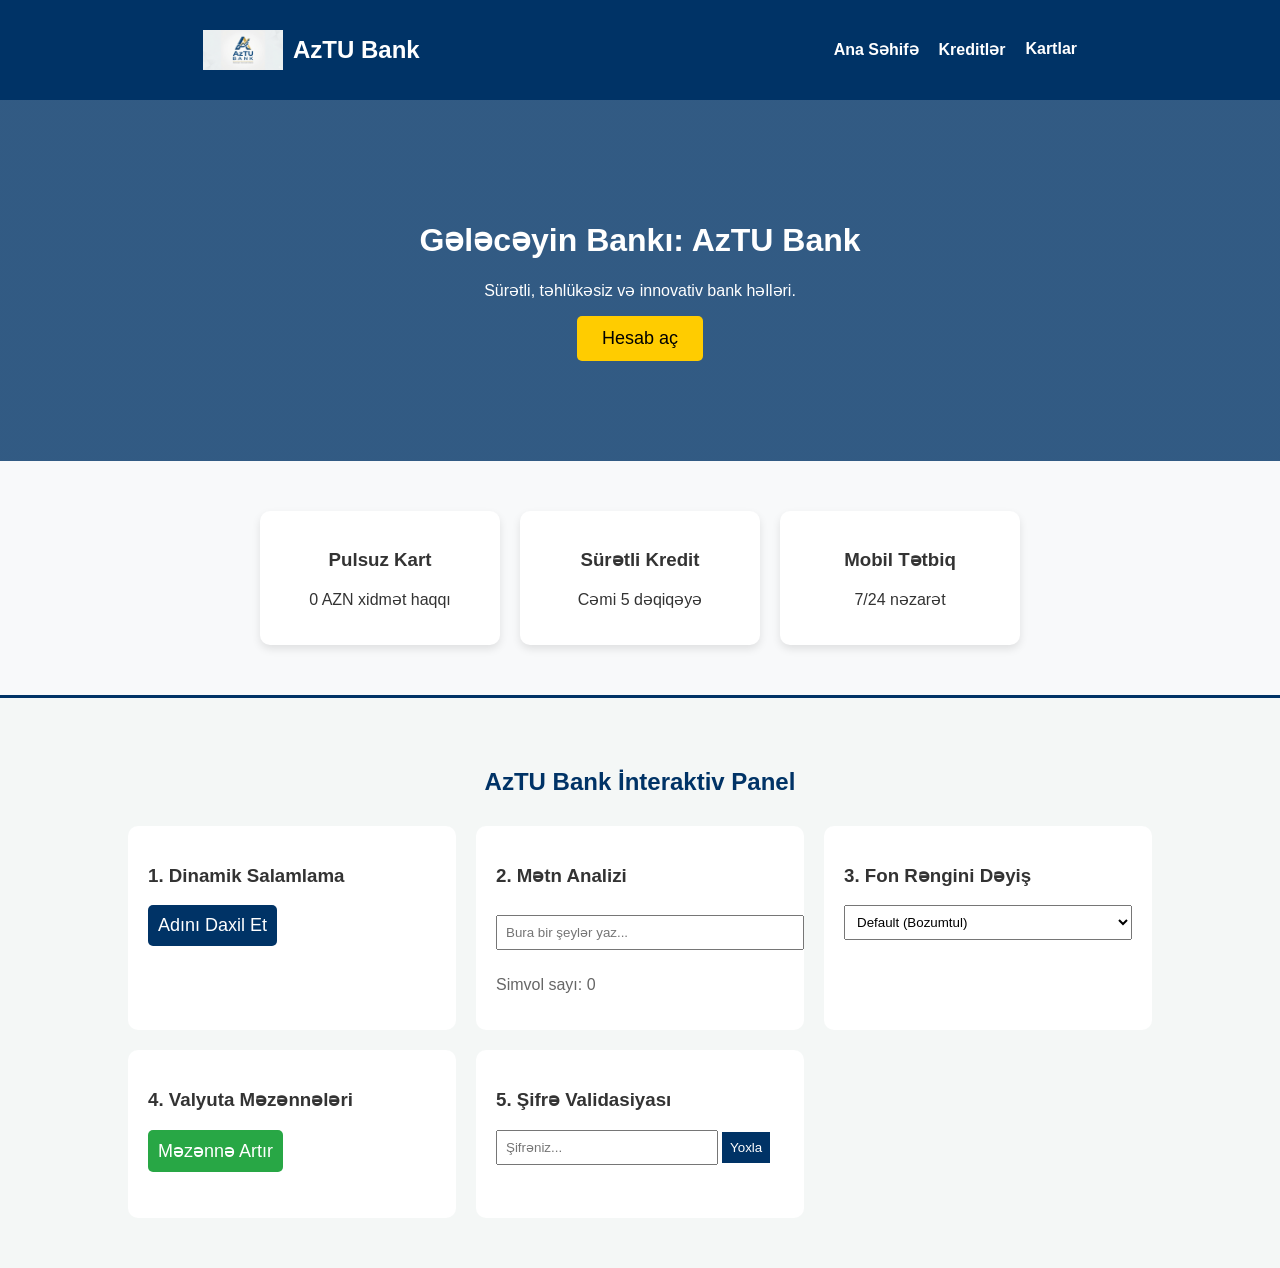
<file: Nizi/index.html/index.html/index.html>
<!DOCTYPE html>
<html lang="en">
<head>
    <meta charset="UTF-8">
    <meta name="viewport" content="width=device-width, initial-scale=1.0">
    <title>Document</title>
</head>
<body>
    
</body>
</html>
<!DOCTYPE html>
<html lang="az">
<head>
    <meta charset="UTF-8">
    <meta name="viewport" content="width=device-width, initial-scale=1.0">
    <title>AzTU Bank | Onlayn Bankçılıq</title>
    <link rel="stylesheet" href="style.css">
</head>
<body>
   <nav class="navbar">
    <div class="logo-area">
    <img src="aztu.png.png" alt="Logo" class="nav-logo">
    <h2>AzTU Bank</h2>
</div>
    <ul>
        <li><a href="anasehife.html">Ana Səhifə</a></li>
        <li><a href="kredit.html">Kreditlər</a></li>
        <li><a href="kartlar.html">Kartlar</a></li>
    </ul>
</nav>
    <header class="hero">
        <h1>Gələcəyin Bankı: AzTU Bank</h1>
        <p>Sürətli, təhlükəsiz və innovativ bank həlləri.</p>
        <a href="qeydiyyat.html" style="text-decoration: none;">
    <button class="btn">Hesab aç</button>
</a>
    </header>
    <section class="services">
        <div class="card"><h3>Pulsuz Kart</h3><p>0 AZN xidmət haqqı</p></div>
        <div class="card"><h3>Sürətli Kredit</h3><p>Cəmi 5 dəqiqəyə</p></div>
        <div class="card"><h3>Mobil Tətbiq</h3><p>7/24 nəzarət</p></div>
    </section>
    <section id="test-bolmesi" class="interactive-lab" style="padding: 50px 10%; background: #f4f7f6; border-top: 3px solid #003366;">
    <h2 style="text-align: center; color: #003366; margin-bottom: 30px;">AzTU Bank İnteraktiv Panel</h2>

    <div style="display: grid; grid-template-columns: repeat(auto-fit, minmax(300px, 1fr)); gap: 20px;">
        
        <div class="lab-card" style="background: white; padding: 20px; border-radius: 10px; shadow: 0 4px 6px rgba(0,0,0,0.1);">
            <h3>1. Dinamik Salamlama</h3>
            <button id="salamBtn" class="btn" style="background: #003366; color: white; padding: 10px; border: none; cursor: pointer;">Adını Daxil Et</button>
            <p id="salamMesaj" style="margin-top: 10px; font-weight: bold;"></p>
        </div>

        <div class="lab-card" style="background: white; padding: 20px; border-radius: 10px;">
            <h3>2. Mətn Analizi</h3>
            <input type="text" id="analizInput" placeholder="Bura bir şeylər yaz..." style="width: 100%; padding: 8px; margin: 10px 0;">
            <p id="saygac" style="color: #666;">Simvol sayı: 0</p>
        </div>

        <div class="lab-card" style="background: white; padding: 20px; border-radius: 10px;">
            <h3>3. Fon Rəngini Dəyiş</h3>
            <select id="rengSecici" style="width: 100%; padding: 8px;">
                <option value="#f4f7f6">Default (Bozumtul)</option>
                <option value="#e3f2fd">Açıq Mavi</option>
                <option value="#f1f8e9">Açıq Yaşıl</option>
                <option value="#fffde7">Sarımtıl</option>
                <option value="#ffffff">Tam Ağ</option>
            </select>
        </div>

        <div class="lab-card" style="background: white; padding: 20px; border-radius: 10px;">
            <h3>4. Valyuta Məzənnələri</h3>
            <button id="elaveEtBtn" class="btn" style="background: #28a745; color: white; padding: 10px; border: none; cursor: pointer;">Məzənnə Artır</button>
            <ul id="valyutaSiyahisi" style="list-style: none; padding: 0; margin-top: 10px; max-height: 100px; overflow-y: auto;"></ul>
        </div>

        <div class="lab-card" style="background: white; padding: 20px; border-radius: 10px;">
            <h3>5. Şifrə Validasiyası</h3>
            <form id="sifreForm">
                <input type="password" id="sifreInput" placeholder="Şifrəniz..." style="width: 70%; padding: 8px;">
                <button type="submit" style="padding: 8px; background: #003366; color: white; border: none;">Yoxla</button>
                <p id="sifreXeta" style="margin-top: 5px; font-size: 13px;"></p>
            </form>
        </div>

    </div>
</section>
<script>
document.addEventListener("DOMContentLoaded", function() {
    
    const salamBtn = document.getElementById('salamBtn');
    if(salamBtn) {
        salamBtn.onclick = function() {
            let ad = prompt("Adınız nədir?");
            if(ad) {
                document.getElementById('salamMesaj').innerText = "Xoş gəldiniz, " + ad + "!";
            }
        };
    }
    const analizInput = document.getElementById('analizInput');
    if(analizInput) {
        analizInput.oninput = function() {
            document.getElementById('saygac').innerText = "Simvol sayı: " + this.value.length;
        };
    }
    const rengSecici = document.getElementById('rengSecici');
    const testBolmesi = document.getElementById('test-bolmesi');
    if(rengSecici && testBolmesi) {
        rengSecici.onchange = function() {
            testBolmesi.style.backgroundColor = this.value;
        };
    }
    const elaveEtBtn = document.getElementById('elaveEtBtn');
    const vSiyahi = document.getElementById('valyutaSiyahisi');
    const kurslar = ["USD: 1.7000 AZN", "EUR: 1.8450 AZN", "RUB: 0.0185 AZN", "TRY: 0.0520 AZN", "GBP: 2.1500 AZN"];

    if(elaveEtBtn && vSiyahi) {
        elaveEtBtn.onclick = function() {
            let randomKurs = kurslar[Math.floor(Math.random() * kurslar.length)];
            let li = document.createElement('li');
            li.innerText = "💵 " + randomKurs;
            li.style.borderBottom = "1px solid #eee";
            li.style.padding = "5px 0";
            vSiyahi.appendChild(li);
        };
    }
    const sForm = document.getElementById('sifreForm');
    const sInput = document.getElementById('sifreInput');
    const xMesaj = document.getElementById('sifreXeta');

    if(sForm) {
        sForm.onsubmit = function(event) {
            event.preventDefault();
            if(sInput.value.length < 8) {
                xMesaj.innerText = "❌ Minimum 8 simvol yazın!";
                xMesaj.style.color = "red";
                sInput.style.borderColor = "red";
            } else {
                xMesaj.innerText = "✅ Şifrə keçərlidir!";
                xMesaj.style.color = "green";
                sInput.style.borderColor = "green";
            }
        };
    }
});
</script>
</body>
</html>
<link rel="stylesheet" href="style.css">
</file>
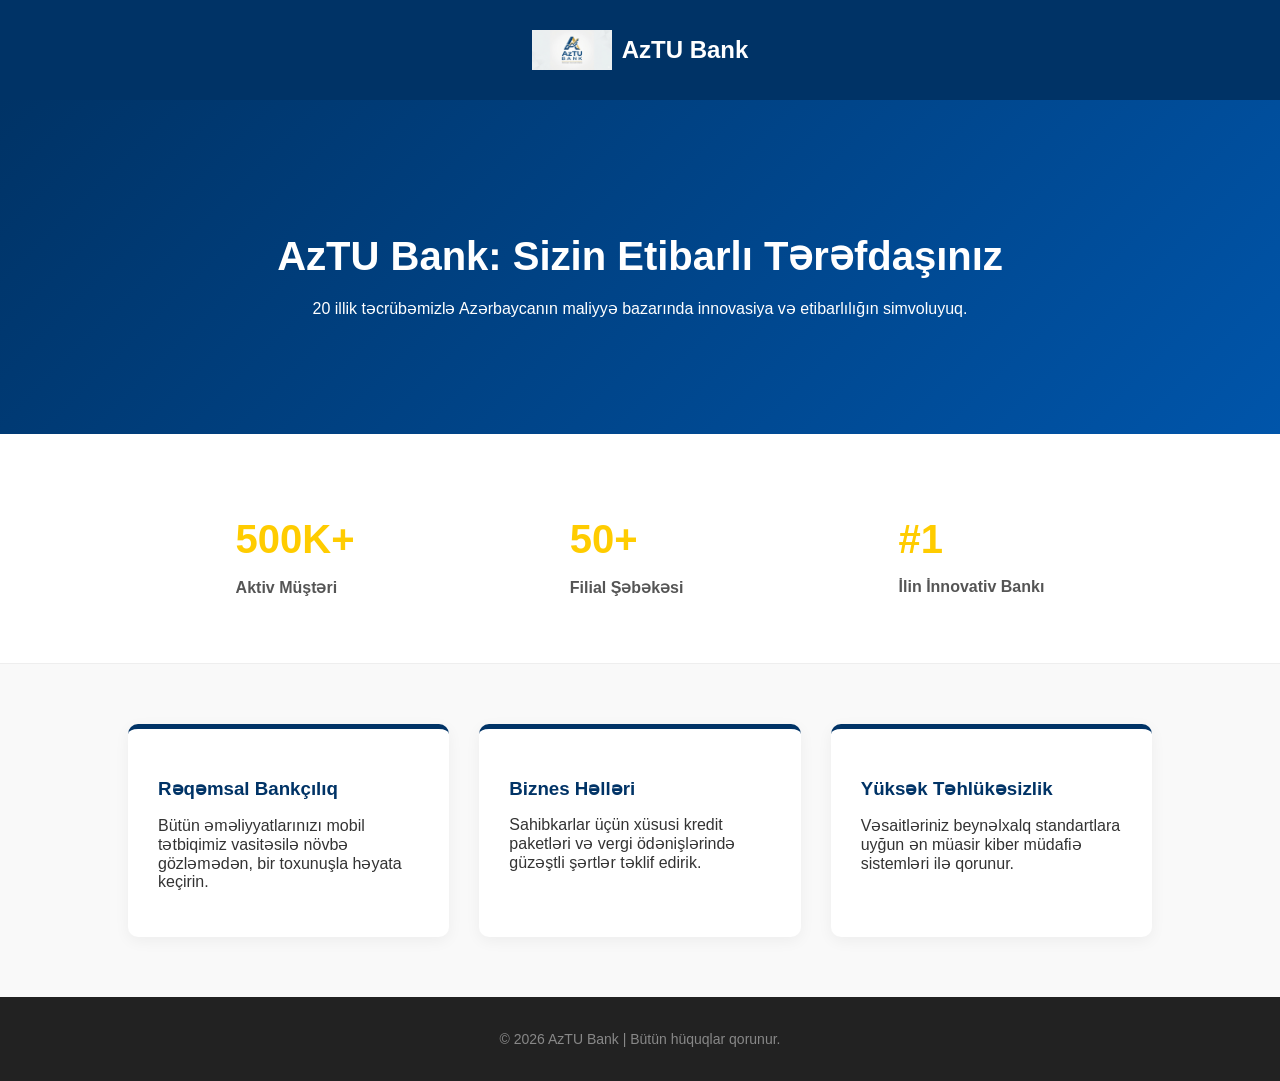
<file: Nizi/index.html/index.html/anasehife.html>
<!DOCTYPE html>
<html lang="az">
<head>
    <meta charset="UTF-8">
    <title>AzTU Bank | Haqqımızda və Xidmətlər</title>
    <link rel="stylesheet" href="style.css">
</head>
<body>

    <nav class="navbar">
        <div class="logo-area">
            <img src="aztu.png.png" alt="Logo" class="nav-logo">
            <h2>AzTU Bank</h2>
        </div>
    </nav>

    <section class="about-section">
        <div class="about-content">
            <h1>AzTU Bank: Sizin Etibarlı Tərəfdaşınız</h1>
            <p>20 illik təcrübəmizlə Azərbaycanın maliyyə bazarında innovasiya və etibarlılığın simvoluyuq.</p>
        </div>
    </section>

    <section class="stats">
        <div class="stat-item">
            <h2>500K+</h2>
            <p>Aktiv Müştəri</p>
        </div>
        <div class="stat-item">
            <h2>50+</h2>
            <p>Filial Şəbəkəsi</p>
        </div>
        <div class="stat-item">
            <h2>#1</h2>
            <p>İlin İnnovativ Bankı</p>
        </div>
    </section>

    <section class="info-grid">
        <div class="info-card">
            <h3>Rəqəmsal Bankçılıq</h3>
            <p>Bütün əməliyyatlarınızı mobil tətbiqimiz vasitəsilə növbə gözləmədən, bir toxunuşla həyata keçirin.</p>
        </div>
        <div class="info-card">
            <h3>Biznes Həlləri</h3>
            <p>Sahibkarlar üçün xüsusi kredit paketləri və vergi ödənişlərində güzəştli şərtlər təklif edirik.</p>
        </div>
        <div class="info-card">
            <h3>Yüksək Təhlükəsizlik</h3>
            <p>Vəsaitləriniz beynəlxalq standartlara uyğun ən müasir kiber müdafiə sistemləri ilə qorunur.</p>
        </div>
    </section>

    <footer class="bank-footer">
        <p>© 2026 AzTU Bank | Bütün hüquqlar qorunur.</p>
    </footer>

</body>
</html>
</file>
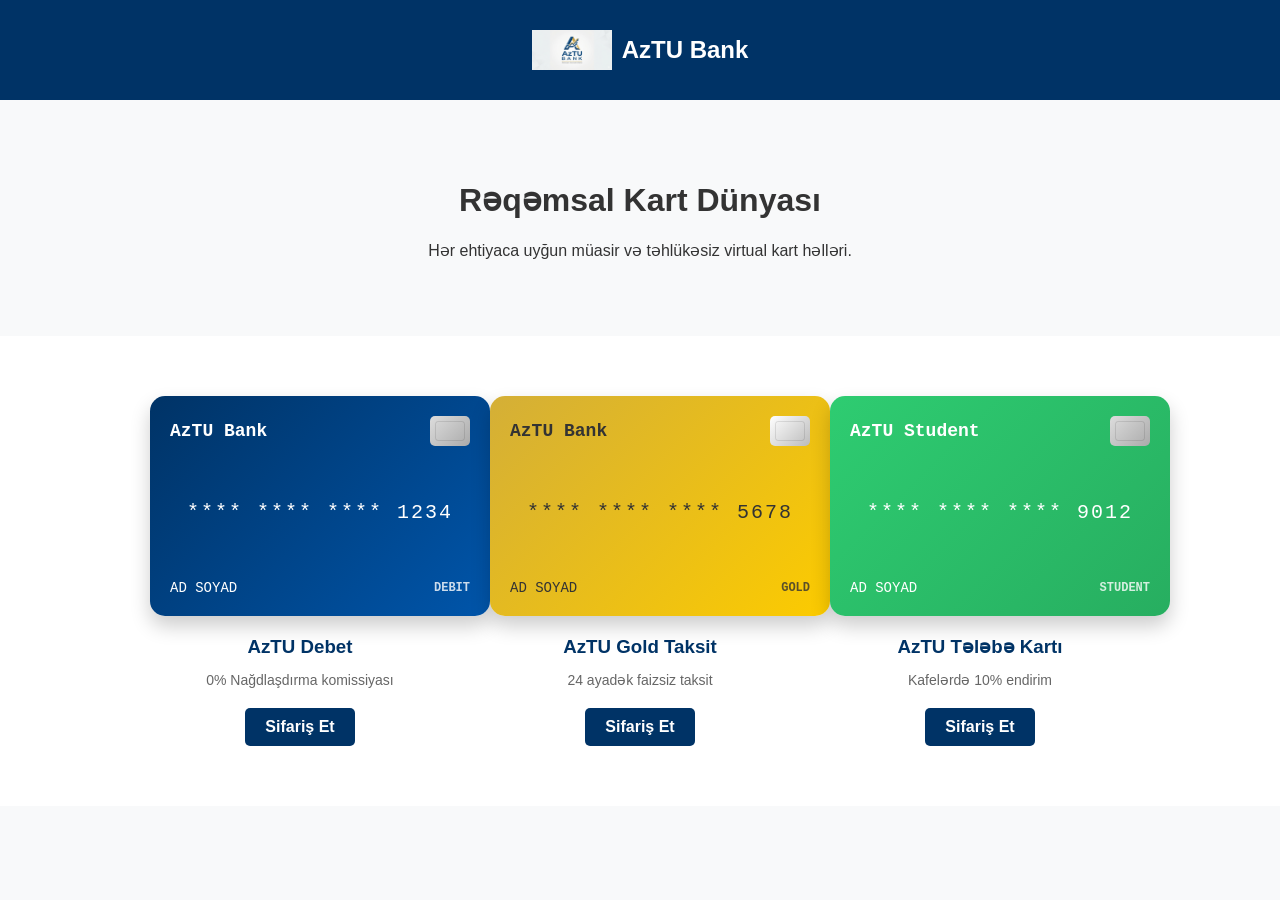
<file: Nizi/index.html/index.html/kartlar.html>
<!DOCTYPE html>
<html lang="az">
<head>
    <meta charset="UTF-8">
    <meta name="viewport" content="width=device-width, initial-scale=1.0">
    <title>AzTU Bank | Kartlar</title>
    <link rel="stylesheet" href="style.css">
</head>
<body>

    <nav class="navbar">
        <div class="logo-area">
            <img src="aztu.png.png" alt="Logo" class="nav-logo">
            <h2>AzTU Bank</h2>
        </div>
    </nav>

    <header class="cards-header">
        <h1>Rəqəmsal Kart Dünyası</h1>
        <p>Hər ehtiyaca uyğun müasir və təhlükəsiz virtual kart həlləri.</p>
    </header>

    <section class="cards-container">
        
        <div class="card-box">
            <div class="virtual-card debet-card">
                <div class="card-inner">
                    <div class="top-row">
                        <span class="bank-name">AzTU Bank</span>
                        <div class="chip"></div>
                    </div>
                    <div class="card-number">**** **** **** 1234</div>
                    <div class="bottom-row">
                        <span class="card-holder">Ad Soyad</span>
                        <span class="card-type">DEBIT</span>
                    </div>
                </div>
            </div>
            <h3>AzTU Debet</h3>
            <p>0% Nağdlaşdırma komissiyası</p>
            <a href="qeydiyyat.html" class="order-btn">Sifariş Et</a>
        </div>

        <div class="card-box special-box">
            <div class="virtual-card gold-card">
                <div class="card-inner">
                    <div class="top-row">
                        <span class="bank-name">AzTU Bank</span>
                        <div class="chip gold-chip"></div>
                    </div>
                    <div class="card-number">**** **** **** 5678</div>
                    <div class="bottom-row">
                        <span class="card-holder">Ad Soyad</span>
                        <span class="card-type">GOLD</span>
                    </div>
                </div>
            </div>
            <h3>AzTU Gold Taksit</h3>
            <p>24 ayadək faizsiz taksit</p>
            <a href="qeydiyyat.html" class="order-btn">Sifariş Et</a>
        </div>

        <div class="card-box">
            <div class="virtual-card student-card">
                <div class="card-inner">
                    <div class="top-row">
                        <span class="bank-name">AzTU Student</span>
                        <div class="chip"></div>
                    </div>
                    <div class="card-number">**** **** **** 9012</div>
                    <div class="bottom-row">
                        <span class="card-holder">Ad Soyad</span>
                        <span class="card-type">STUDENT</span>
                    </div>
                </div>
            </div>
            <h3>AzTU Tələbə Kartı</h3>
            <p>Kafelərdə 10% endirim</p>
            <a href="qeydiyyat.html" class="order-btn">Sifariş Et</a>
        </div>

    </section>

</body>
</html>
</file>
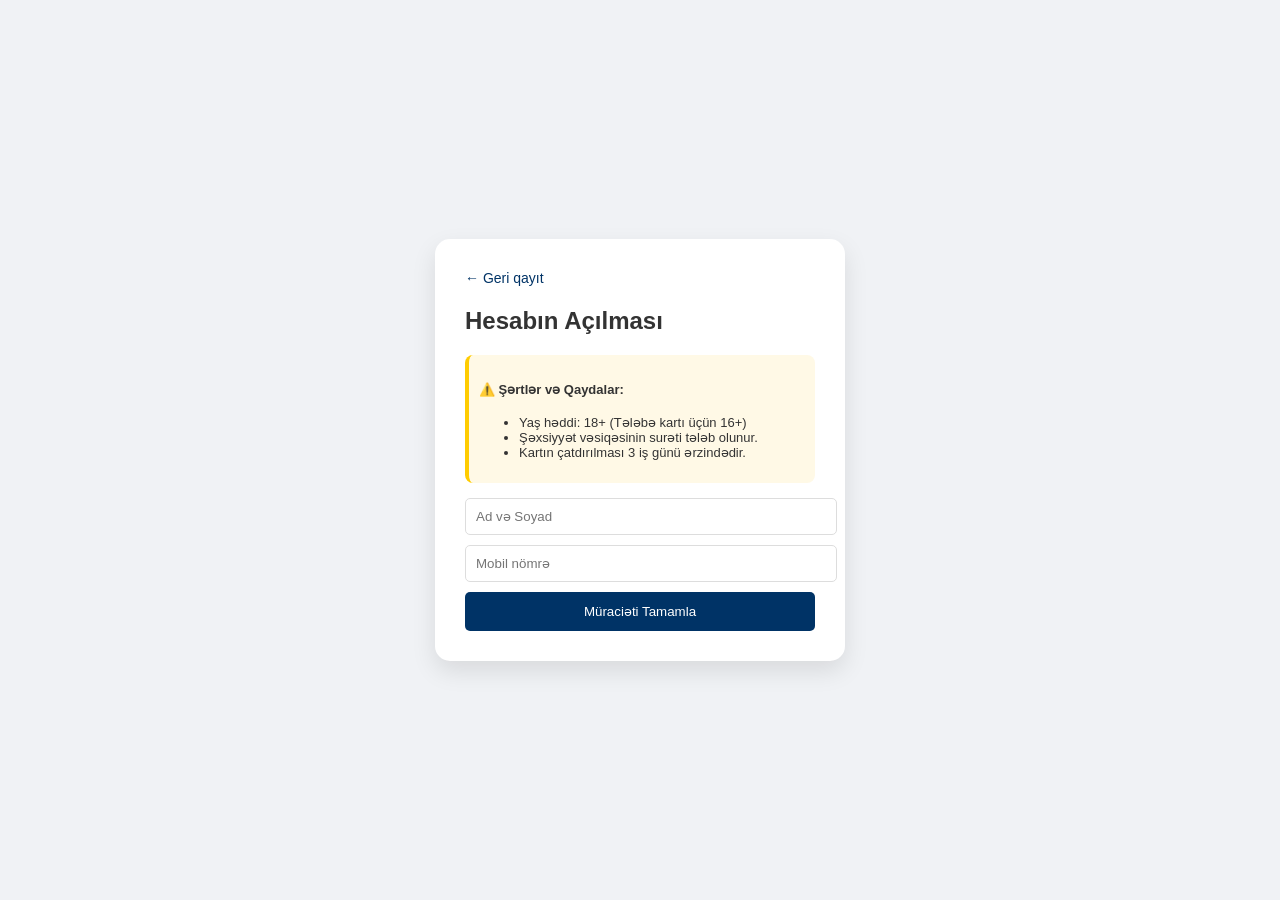
<file: Nizi/index.html/index.html/qeydiyyat.html>
<!DOCTYPE html>
<html lang="az">
<head>
    <meta charset="UTF-8">
    <title>AzTU Bank | Qeydiyyat</title>
    <link rel="stylesheet" href="style.css">
</head>
<body class="reg-body">

    <div class="reg-container">
        <a href="index.html" class="back-link">← Geri qayıt</a>
        <h2>Hesabın Açılması</h2>
        
        <div class="terms">
            <h4>⚠️ Şərtlər və Qaydalar:</h4>
            <ul>
                <li>Yaş həddi: 18+ (Tələbə kartı üçün 16+)</li>
                <li>Şəxsiyyət vəsiqəsinin surəti tələb olunur.</li>
                <li>Kartın çatdırılması 3 iş günü ərzindədir.</li>
            </ul>
        </div>

        <form>
            <input type="text" placeholder="Ad və Soyad" required>
            <input type="tel" placeholder="Mobil nömrə" required>
            <button type="submit" class="reg-btn">Müraciəti Tamamla</button>
        </form>
    </div>

</body>
</html>
</file>
<file: Nizi/index.html/index.html/style.css>
body {
    font-family: 'Segoe UI', sans-serif;
    margin: 0;
    background-color: #f8f9fa;
    color: #333;
}
.navbar {
    display: flex;
    justify-content: space-around;
    align-items: center;
    background: #003366;
    color: white;
    padding: 1rem;
}
.navbar ul {
    list-style: none;
    display: flex;
    gap: 20px;
}
.navbar a {
    color: white;
    text-decoration: none;
    font-weight: bold;
}
.hero {
    text-align: center;
    padding: 100px 20px;
    background: linear-gradient(rgba(0,51,102,0.8), rgba(0,51,102,0.8)), url('https://via.placeholder.com/1200x400');
    color: white;
}
.btn {
    background: #ffcc00;
    border: none;
    padding: 12px 25px;
    font-size: 18px;
    cursor: pointer;
    border-radius: 5px;
}
.services {
    display: flex;
    justify-content: center;
    gap: 20px;
    padding: 50px;
}
.card {
    background: white;
    padding: 20px;
    border-radius: 10px;
    box-shadow: 0 4px 8px rgba(0,0,0,0.1);
    width: 200px;
    text-align: center;
}
.kunc-loqo {
    position: absolute; 
    top: 10px;          
    left: 20px;         
    width: 60px;        
    height: auto;       
    z-index: 1000;      
}
.logo-area {
    display: flex;
    align-items: center;
    gap: 10px; 
}
.nav-logo {
    width: 80px; 
    height: 40px;
}
.reg-body {
    background: #f0f2f5;
    display: flex;
    justify-content: center;
    align-items: center;
    height: 100vh;
}

.reg-container {
    background: white;
    padding: 30px;
    border-radius: 15px;
    box-shadow: 0 10px 25px rgba(0,0,0,0.1);
    width: 350px;
}

.back-link { text-decoration: none; color: #003366; font-size: 14px; }

.terms {
    background: #fff9e6;
    padding: 10px;
    border-radius: 8px;
    font-size: 13px;
    margin: 15px 0;
    border-left: 4px solid #ffcc00;
}

.reg-container input {
    width: 100%;
    padding: 10px;
    margin-bottom: 10px;
    border: 1px solid #ddd;
    border-radius: 5px;
}

.reg-btn {
    width: 100%;
    padding: 12px;
    background: #003366;
    color: white;
    border: none;
    border-radius: 5px;
    cursor: pointer;
}
.about-section {
    padding: 100px 20px;
    background: linear-gradient(135deg, #003366 0%, #0055aa 100%);
    color: white;
    text-align: center;
}
.about-content h1 {
    font-size: 2.5rem;
    margin-bottom: 20px;
}
.stats {
    display: flex;
    justify-content: space-around;
    padding: 50px 10%;
    background: #fff;
    border-bottom: 1px solid #eee;
}
.stat-item h2 {
    color: #ffcc00;
    font-size: 2.5rem;
    margin-bottom: 5px;
}
.stat-item p {
    color: #555;
    font-weight: bold;
}
.info-grid {
    display: grid;
    grid-template-columns: repeat(auto-fit, minmax(250px, 1fr));
    gap: 30px;
    padding: 60px 10%;
    background: #f9f9f9;
}
.info-card {
    background: white;
    padding: 30px;
    border-radius: 10px;
    border-top: 5px solid #003366;
    box-shadow: 0 4px 15px rgba(0,0,0,0.05);
    transition: 0.3s;
}
.info-card:hover {
    transform: scale(1.03);
}
.info-card h3 {
    color: #003366;
    margin-bottom: 15px;
}
.bank-footer {
    padding: 20px;
    background: #222;
    color: #888;
    text-align: center;
    font-size: 14px;
}
.kredit-header {
    background-color: #002244;
    color: white;
    text-align: center;
    padding: 60px 20px;
}
.kredit-grid {
    display: flex;
    justify-content: center;
    gap: 25px;
    padding: 50px 10%;
    background-color: #f0f2f5;
    flex-wrap: wrap;
}
.kredit-card {
    background: white;
    border-radius: 15px;
    padding: 30px;
    width: 300px;
    text-align: center;
    box-shadow: 0 5px 15px rgba(0,0,0,0.1);
    position: relative;
    border: 1px solid #ddd;
    transition: 0.3s;
}
.kredit-card:hover {
    transform: translateY(-10px);
    border-color: #ffcc00;
}
.kredit-card.popular {
    border: 2px solid #ffcc00;
    transform: scale(1.05);
}
.badge {
    position: absolute;
    top: 10px;
    right: 10px;
    background: #ffcc00;
    color: #000;
    padding: 5px 10px;
    font-size: 12px;
    font-weight: bold;
    border-radius: 5px;
}
.kredit-icon { font-size: 40px; margin-bottom: 15px; }
.price { font-size: 20px; color: #0055aa; font-weight: bold; margin: 15px 0; }
.kredit-card ul { list-style: none; padding: 0; text-align: left; margin-bottom: 20px; }
.kredit-card ul li { margin-bottom: 10px; font-size: 14px; color: #555; }
.kredit-card ul li::before { content: "• "; color: #ffcc00; font-weight: bold; }

.kredit-btn {
    display: inline-block;
    padding: 10px 20px;
    background: #003366;
    color: white;
    text-decoration: none;
    border-radius: 5px;
    font-weight: bold;
}
.kredit-info { padding: 50px 10%; text-align: center; background: white; }
.requirements { display: flex; justify-content: space-around; margin-top: 30px; gap: 20px; }
.req-box { flex: 1; padding: 20px; background: #fffbe6; border-radius: 10px; }
.req-box h4 { color: #003366; margin-bottom: 10px; }
.cards-header {
    background-color: #f8f9fa;
    padding: 60px 20px;
    text-align: center;
}
.cards-container {
    display: flex;
    justify-content: center;
    gap: 40px;
    padding: 60px 10%;
    background-color: #fff;
    flex-wrap: wrap;
}
.card-box {
    width: 300px;
    text-align: center;
    perspective: 1000px; 
}
.virtual-card {
    width: 100%;
    height: 180px;
    border-radius: 15px;
    position: relative;
    padding: 20px;
    color: white;
    font-family: 'Courier New', Courier, monospace; 
    box-shadow: 0 10px 20px rgba(0,0,0,0.2);
    transition: 0.4s;
    margin-bottom: 20px;
    overflow: hidden;
}
.virtual-card:hover {
    transform: rotateY(10deg) translateY(-10px);
}
.card-inner {
    display: flex;
    flex-direction: column;
    justify-content: space-between;
    height: 100%;
}
.top-row, .bottom-row {
    display: flex;
    justify-content: space-between;
    align-items: center;
}
.bank-name { font-size: 18px; font-weight: bold; }
.card-number { font-size: 20px; letter-spacing: 2px; text-align: center; margin: 20px 0; }
.card-holder { font-size: 14px; text-transform: uppercase; }
.card-type { font-size: 12px; font-weight: bold; opacity: 0.8; }

.chip {
    width: 40px;
    height: 30px;
    background: linear-gradient(135deg, #ddd 0%, #aaa 100%);
    border-radius: 5px;
    position: relative;
}
.chip::after {
    content: '';
    position: absolute;
    top: 5px; left: 5px; right: 5px; bottom: 5px;
    border: 1px solid rgba(0,0,0,0.1);
    border-radius: 3px;
}
.debet-card {
    background: linear-gradient(135deg, #003366 0%, #0055aa 100%);
}
.gold-card {
    background: linear-gradient(135deg, #d4af37 0%, #fccb00 100%); 
    color: #333; /* Qızılı kartda tünd yazı */
}
.gold-chip { background: linear-gradient(135deg, #fff 0%, #bbb 100%); }
.student-card {
    background: linear-gradient(135deg, #2ecc71 0%, #27ae60 100%); 
}
.card-box h3 { color: #003366; margin-bottom: 10px; }
.card-box p { font-size: 14px; color: #666; margin-bottom: 20px; }

.order-btn {
    display: inline-block;
    padding: 10px 20px;
    background-color: #003366;
    color: white;
    text-decoration: none;
    border-radius: 5px;
    font-weight: bold;
}
.interactive-lab {
    padding: 50px 10%;
    background: #fdfdfd;
    border-top: 2px solid #003366;
}

.lab-item {
    background: white;
    padding: 20px;
    margin-bottom: 20px;
    border-radius: 10px;
    box-shadow: 0 4px 10px rgba(0,0,0,0.05);
}

.lab-item input, .lab-item select {
    padding: 10px;
    margin: 10px 0;
    border-radius: 5px;
    border: 1px solid #ccc;
}
</file>
